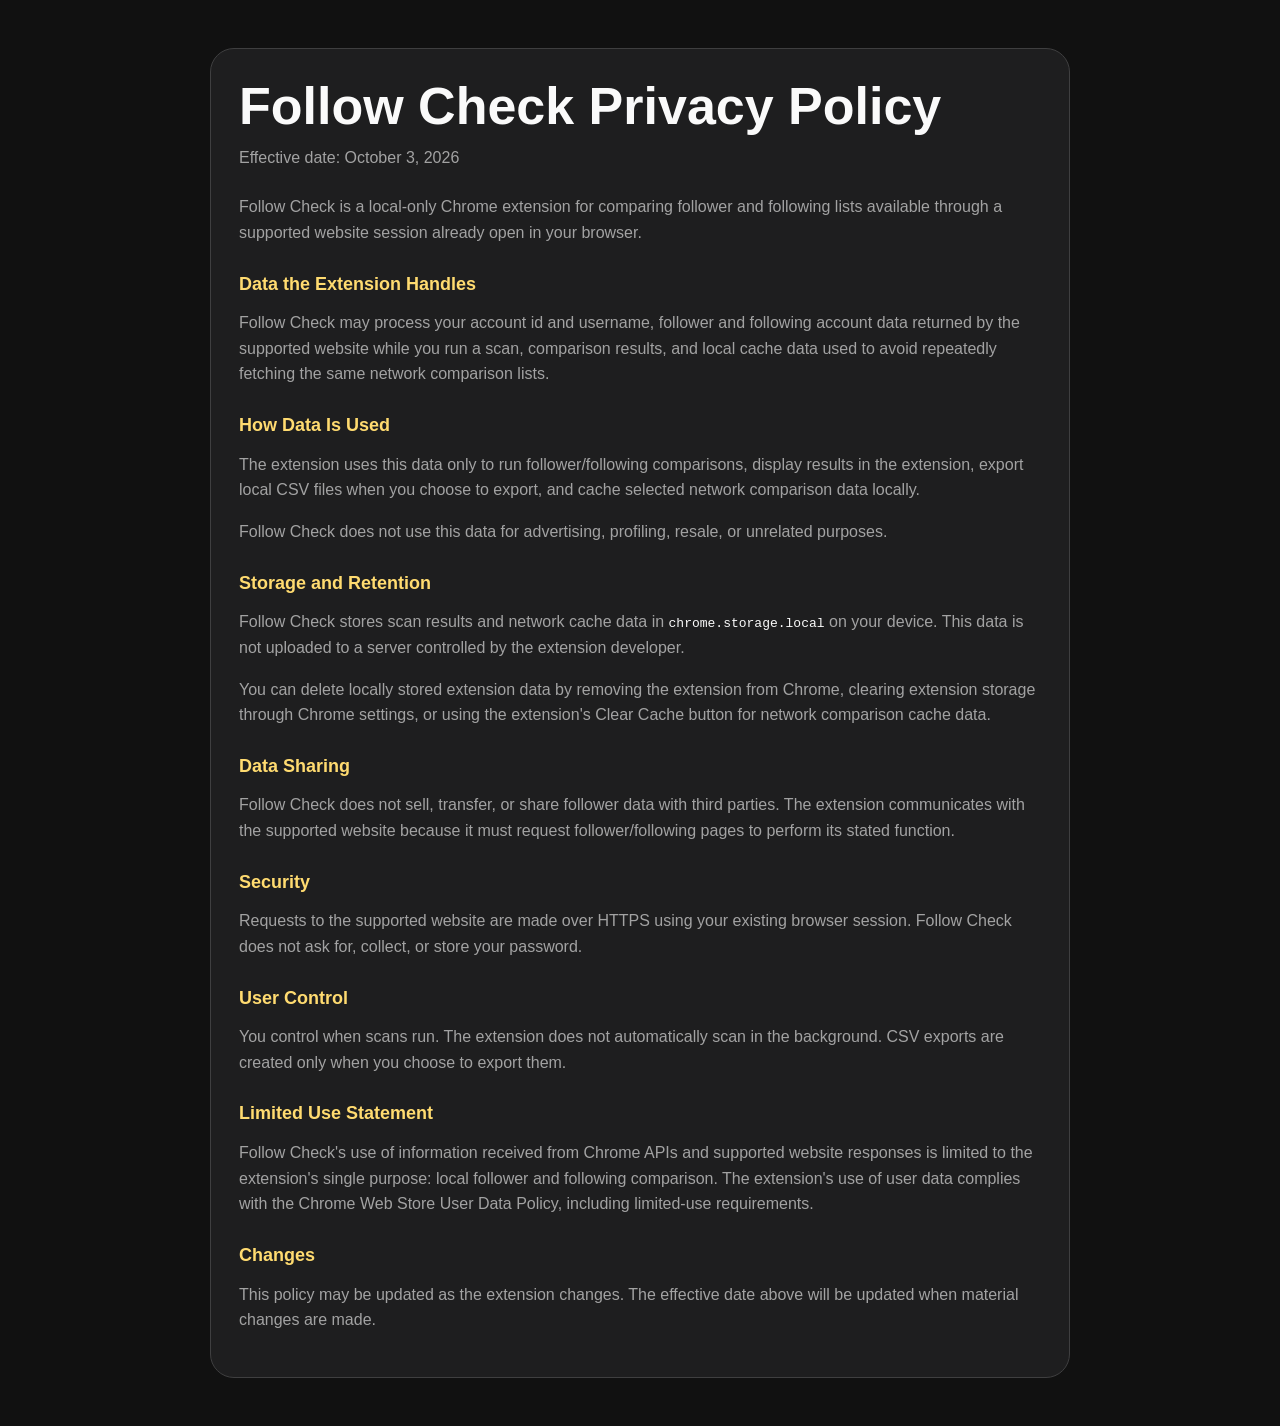
<file: index.html>
<!doctype html>
<html lang="en">
  <head>
    <meta charset="utf-8">
    <meta name="viewport" content="width=device-width, initial-scale=1">
    <title>Follow Check Privacy Policy</title>
    <style>
      :root {
        color-scheme: dark;
        --bg: #111111;
        --panel: #1e1e1f;
        --ink: #fafafa;
        --muted: rgba(214, 214, 214, 0.72);
        --line: #3f3f40;
        --accent: #ffdb70;
      }

      * {
        box-sizing: border-box;
      }

      body {
        margin: 0;
        color: var(--ink);
        font-family: ui-sans-serif, "Segoe UI", sans-serif;
        line-height: 1.6;
        background: var(--bg);
      }

      main {
        width: min(860px, calc(100% - 32px));
        margin: 0 auto;
        padding: 48px 0;
      }

      article {
        padding: 28px;
        border: 1px solid var(--line);
        border-radius: 24px;
        background: var(--panel);
      }

      h1,
      h2 {
        line-height: 1.15;
      }

      h1 {
        margin: 0 0 8px;
        font-size: clamp(32px, 6vw, 52px);
      }

      h2 {
        margin: 28px 0 8px;
        color: var(--accent);
        font-size: 18px;
      }

      p,
      li {
        color: var(--muted);
      }

      .date {
        margin: 0 0 24px;
      }

      code {
        color: var(--ink);
      }
    </style>
  </head>
  <body>
    <main>
      <article>
        <h1>Follow Check Privacy Policy</h1>
        <p class="date">Effective date: October 3, 2026</p>

        <p>Follow Check is a local-only Chrome extension for comparing follower and following lists available through a supported website session already open in your browser.</p>

        <h2>Data the Extension Handles</h2>
        <p>Follow Check may process your account id and username, follower and following account data returned by the supported website while you run a scan, comparison results, and local cache data used to avoid repeatedly fetching the same network comparison lists.</p>

        <h2>How Data Is Used</h2>
        <p>The extension uses this data only to run follower/following comparisons, display results in the extension, export local CSV files when you choose to export, and cache selected network comparison data locally.</p>
        <p>Follow Check does not use this data for advertising, profiling, resale, or unrelated purposes.</p>

        <h2>Storage and Retention</h2>
        <p>Follow Check stores scan results and network cache data in <code>chrome.storage.local</code> on your device. This data is not uploaded to a server controlled by the extension developer.</p>
        <p>You can delete locally stored extension data by removing the extension from Chrome, clearing extension storage through Chrome settings, or using the extension's Clear Cache button for network comparison cache data.</p>

        <h2>Data Sharing</h2>
        <p>Follow Check does not sell, transfer, or share follower data with third parties. The extension communicates with the supported website because it must request follower/following pages to perform its stated function.</p>

        <h2>Security</h2>
        <p>Requests to the supported website are made over HTTPS using your existing browser session. Follow Check does not ask for, collect, or store your password.</p>

        <h2>User Control</h2>
        <p>You control when scans run. The extension does not automatically scan in the background. CSV exports are created only when you choose to export them.</p>

        <h2>Limited Use Statement</h2>
        <p>Follow Check's use of information received from Chrome APIs and supported website responses is limited to the extension's single purpose: local follower and following comparison. The extension's use of user data complies with the Chrome Web Store User Data Policy, including limited-use requirements.</p>

        <h2>Changes</h2>
        <p>This policy may be updated as the extension changes. The effective date above will be updated when material changes are made.</p>
      </article>
    </main>
  </body>
</html>
</file>
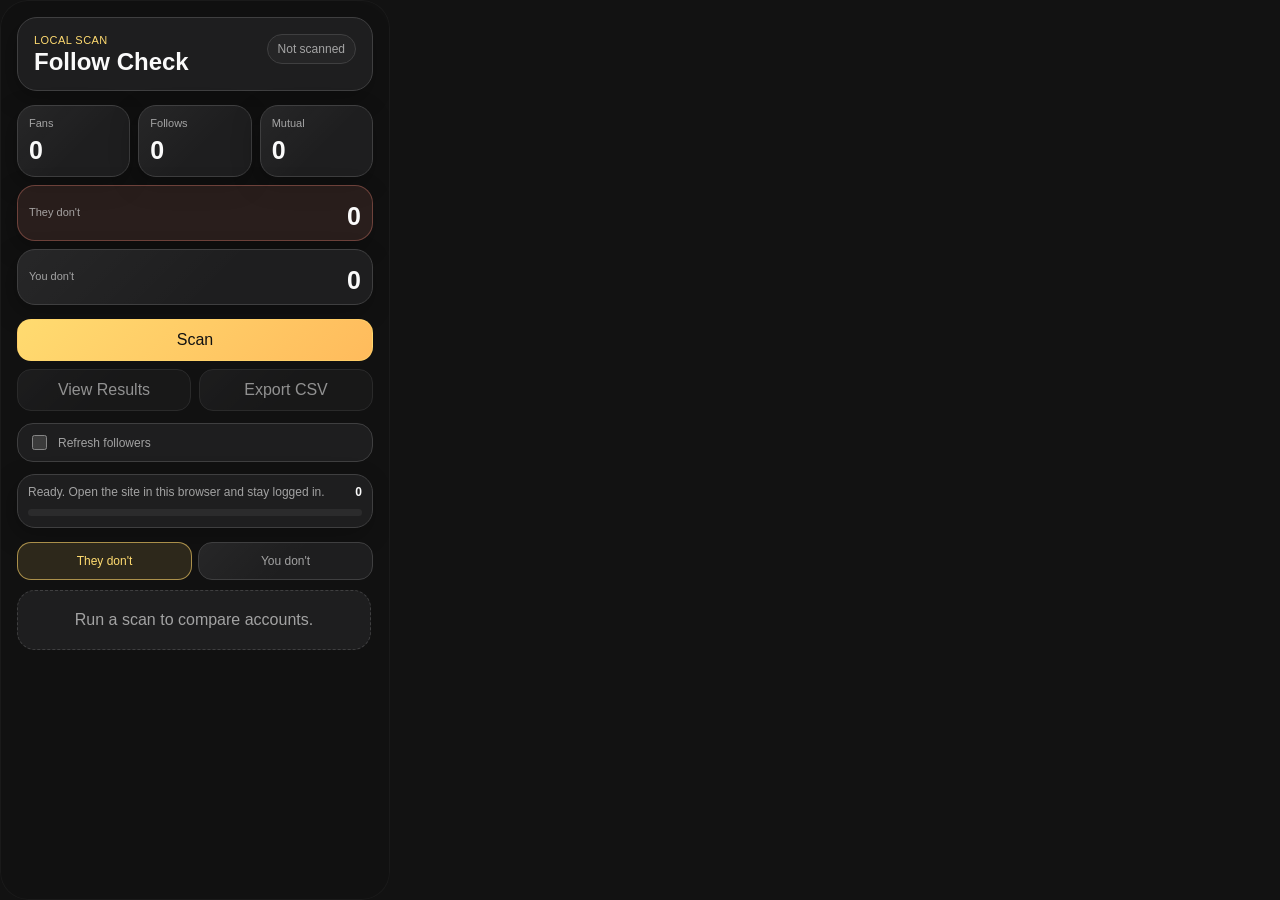
<file: popup.html>
<!doctype html>
<html lang="en">
  <head>
    <meta charset="utf-8">
    <meta name="viewport" content="width=device-width, initial-scale=1">
    <title>Follow Check</title>
    <link rel="stylesheet" href="popup.css">
  </head>
  <body>
    <main class="app-shell">
      <header class="header">
        <div>
          <p class="eyebrow">Local scan</p>
          <h1>Follow Check</h1>
        </div>
        <span id="accountBadge" class="account-badge">Not scanned</span>
      </header>

      <section class="stats-grid" aria-label="Scan summary">
        <article class="stat">
          <span class="stat-label">Fans</span>
          <strong id="followersCount">0</strong>
        </article>
        <article class="stat">
          <span class="stat-label">Follows</span>
          <strong id="followingCount">0</strong>
        </article>
        <article class="stat">
          <span class="stat-label">Mutual</span>
          <strong id="mutualCount">0</strong>
        </article>
        <article class="stat danger">
          <span class="stat-label">They don't</span>
          <strong id="notFollowingBackCount">0</strong>
        </article>
        <article class="stat">
          <span class="stat-label">You don't</span>
          <strong id="notFollowedBackCount">0</strong>
        </article>
      </section>

      <section class="controls" aria-label="Actions">
        <button id="scanButton" class="primary-button" type="button">Scan</button>
        <button id="viewResultsButton" type="button" disabled>View Results</button>
        <button id="exportButton" type="button" disabled>Export CSV</button>
      </section>

      <label class="scan-option">
        <input id="refreshFollowersInput" type="checkbox">
        <span>Refresh followers</span>
      </label>

      <section class="progress-panel" aria-live="polite">
        <div class="progress-row">
          <span id="statusText">Ready. Open the site in this browser and stay logged in.</span>
          <span id="progressCount">0</span>
        </div>
        <progress id="progressBar" max="100" value="0"></progress>
      </section>

      <nav class="tabs" aria-label="Result views">
        <button class="tab-button active" type="button" data-view="notFollowingBack">
          They don't
        </button>
        <button class="tab-button" type="button" data-view="notFollowedBack">
          You don't
        </button>
      </nav>

      <section id="resultsList" class="results-list" aria-label="Scan results">
        <p class="empty-state">Run a scan to compare accounts.</p>
      </section>
    </main>

    <template id="resultItemTemplate">
      <article class="result-item">
        <div class="avatar" aria-hidden="true"></div>
        <div class="person">
          <strong class="username"></strong>
          <span class="full-name"></span>
        </div>
        <button class="profile-button" type="button">Open</button>
      </article>
    </template>

    <script type="module" src="popup.js"></script>
  </body>
</html>
</file>
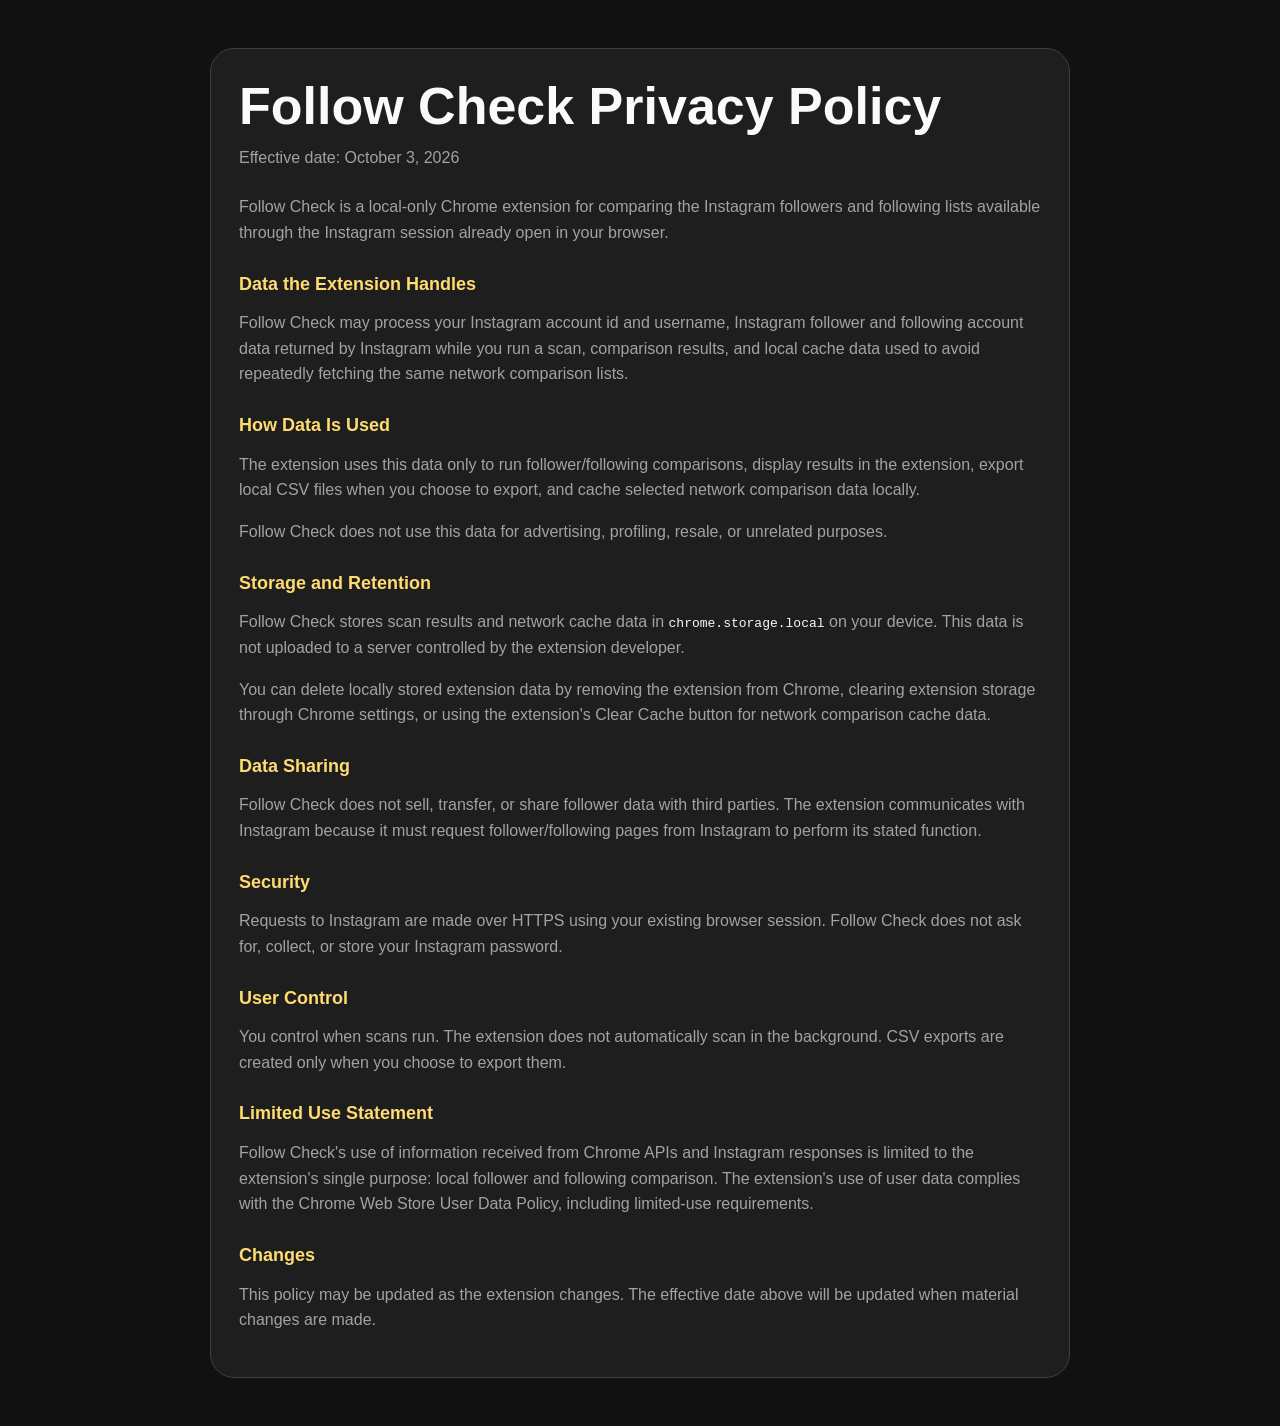
<file: privacy.html>
<!doctype html>
<html lang="en">
  <head>
    <meta charset="utf-8">
    <meta name="viewport" content="width=device-width, initial-scale=1">
    <title>Follow Check Privacy Policy</title>
    <style>
      :root {
        color-scheme: dark;
        --bg: #111111;
        --panel: #1e1e1f;
        --ink: #fafafa;
        --muted: rgba(214, 214, 214, 0.72);
        --line: #3f3f40;
        --accent: #ffdb70;
      }

      * {
        box-sizing: border-box;
      }

      body {
        margin: 0;
        color: var(--ink);
        font-family: ui-sans-serif, "Segoe UI", sans-serif;
        line-height: 1.6;
        background: var(--bg);
      }

      main {
        width: min(860px, calc(100% - 32px));
        margin: 0 auto;
        padding: 48px 0;
      }

      article {
        padding: 28px;
        border: 1px solid var(--line);
        border-radius: 24px;
        background: var(--panel);
      }

      h1,
      h2 {
        line-height: 1.15;
      }

      h1 {
        margin: 0 0 8px;
        font-size: clamp(32px, 6vw, 52px);
      }

      h2 {
        margin: 28px 0 8px;
        color: var(--accent);
        font-size: 18px;
      }

      p,
      li {
        color: var(--muted);
      }

      .date {
        margin: 0 0 24px;
      }

      code {
        color: var(--ink);
      }
    </style>
  </head>
  <body>
    <main>
      <article>
        <h1>Follow Check Privacy Policy</h1>
        <p class="date">Effective date: October 3, 2026</p>

        <p>Follow Check is a local-only Chrome extension for comparing the Instagram followers and following lists available through the Instagram session already open in your browser.</p>

        <h2>Data the Extension Handles</h2>
        <p>Follow Check may process your Instagram account id and username, Instagram follower and following account data returned by Instagram while you run a scan, comparison results, and local cache data used to avoid repeatedly fetching the same network comparison lists.</p>

        <h2>How Data Is Used</h2>
        <p>The extension uses this data only to run follower/following comparisons, display results in the extension, export local CSV files when you choose to export, and cache selected network comparison data locally.</p>
        <p>Follow Check does not use this data for advertising, profiling, resale, or unrelated purposes.</p>

        <h2>Storage and Retention</h2>
        <p>Follow Check stores scan results and network cache data in <code>chrome.storage.local</code> on your device. This data is not uploaded to a server controlled by the extension developer.</p>
        <p>You can delete locally stored extension data by removing the extension from Chrome, clearing extension storage through Chrome settings, or using the extension's Clear Cache button for network comparison cache data.</p>

        <h2>Data Sharing</h2>
        <p>Follow Check does not sell, transfer, or share follower data with third parties. The extension communicates with Instagram because it must request follower/following pages from Instagram to perform its stated function.</p>

        <h2>Security</h2>
        <p>Requests to Instagram are made over HTTPS using your existing browser session. Follow Check does not ask for, collect, or store your Instagram password.</p>

        <h2>User Control</h2>
        <p>You control when scans run. The extension does not automatically scan in the background. CSV exports are created only when you choose to export them.</p>

        <h2>Limited Use Statement</h2>
        <p>Follow Check's use of information received from Chrome APIs and Instagram responses is limited to the extension's single purpose: local follower and following comparison. The extension's use of user data complies with the Chrome Web Store User Data Policy, including limited-use requirements.</p>

        <h2>Changes</h2>
        <p>This policy may be updated as the extension changes. The effective date above will be updated when material changes are made.</p>
      </article>
    </main>
  </body>
</html>
</file>
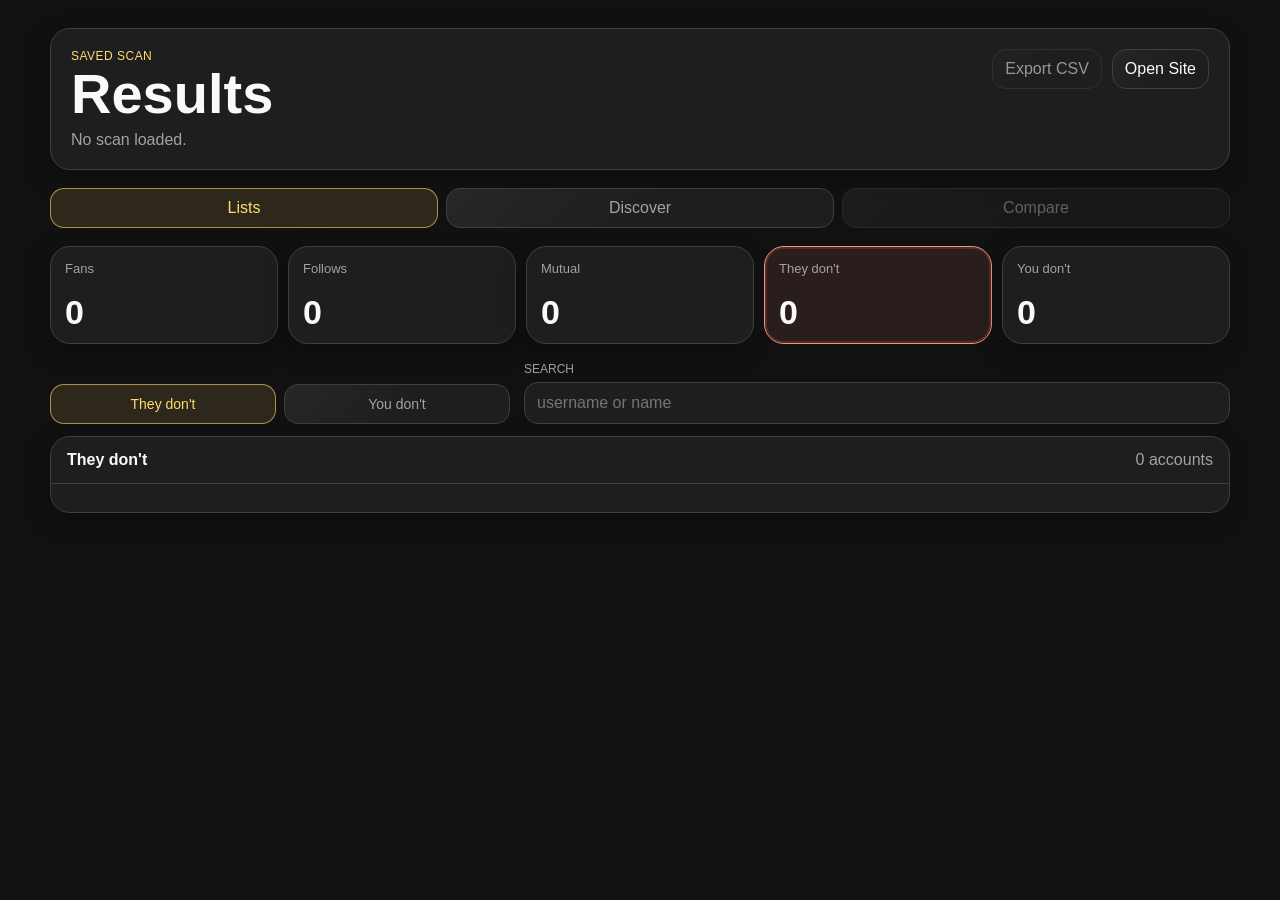
<file: results.html>
<!doctype html>
<html lang="en">
  <head>
    <meta charset="utf-8">
    <meta name="viewport" content="width=device-width, initial-scale=1">
    <title>Follow Check Results</title>
    <link rel="stylesheet" href="results.css">
  </head>
  <body>
    <main class="page-shell">
      <header class="topbar">
        <div>
          <p class="eyebrow">Saved scan</p>
          <h1>Results</h1>
          <p id="scanMeta" class="scan-meta">No scan loaded.</p>
        </div>
        <div class="topbar-actions">
          <button id="exportButton" type="button" disabled>Export CSV</button>
          <button id="openSiteButton" type="button">Open Site</button>
        </div>
      </header>

      <nav class="mode-tabs" aria-label="Main views">
        <button class="mode-button active" type="button" data-mode="followers">Lists</button>
        <button class="mode-button" type="button" data-mode="discover">Discover</button>
        <button class="mode-button" type="button" data-mode="compare" disabled>Compare</button>
      </nav>

      <section id="followersView" class="view active">
      <section class="stats-grid" aria-label="Scan summary">
        <button class="stat stat-button" type="button" data-followers-view="followers">
          <span>Fans</span>
          <strong id="followersCount">0</strong>
        </button>
        <button class="stat stat-button" type="button" data-followers-view="following">
          <span>Follows</span>
          <strong id="followingCount">0</strong>
        </button>
        <button class="stat stat-button" type="button" data-followers-view="mutual">
          <span>Mutual</span>
          <strong id="mutualCount">0</strong>
        </button>
        <button class="stat stat-button danger active" type="button" data-followers-view="notFollowingBack">
          <span>They don't</span>
          <strong id="notFollowingBackCount">0</strong>
        </button>
        <button class="stat stat-button" type="button" data-followers-view="notFollowedBack">
          <span>You don't</span>
          <strong id="notFollowedBackCount">0</strong>
        </button>
      </section>

      <section class="toolbar" aria-label="Result tools">
        <nav class="tabs" aria-label="Result views">
          <button class="tab-button active" type="button" data-view="notFollowingBack">
            They don't
          </button>
          <button class="tab-button" type="button" data-view="notFollowedBack">
            You don't
          </button>
        </nav>
        <label class="search-field">
          <span>Search</span>
          <input id="searchInput" type="search" placeholder="username or name">
        </label>
      </section>

      <section class="list-panel">
        <div class="list-header">
          <strong id="listTitle">They don't</strong>
          <span id="resultCount">0 accounts</span>
        </div>
        <div id="resultsList" class="results-list" aria-label="Accounts"></div>
      </section>
      </section>

      <section id="discoverView" class="view">
        <section class="discover-panel">
          <div>
            <p class="eyebrow">Discover</p>
            <h2>Friend finds</h2>
          </div>
          <form id="discoverForm" class="discover-form">
            <div class="suggestion-field">
              <label class="search-field" for="discoverUsernameInput">
                <span>Username</span>
                <input id="discoverUsernameInput" type="text" placeholder="john or @john" autocomplete="off">
              </label>
              <div id="discoverSuggestions" class="suggestions-list" role="listbox" aria-label="People you follow"></div>
            </div>
            <button id="discoverCompareButton" class="primary-button" type="submit">Compare</button>
          </form>
          <div class="discover-progress" aria-live="polite">
            <span id="discoverStatusText">Run Scan first, then compare.</span>
            <strong id="discoverProgressCount">0</strong>
          </div>
        </section>

        <section class="stats-grid discover-stats" aria-label="Discovery summary">
          <button class="stat stat-button" type="button" data-discover-view="targetFollowing">
            <span>Their list</span>
            <strong id="targetFollowingCount">0</strong>
          </button>
          <button class="stat stat-button danger active" type="button" data-discover-view="targetOnly">
            <span>Missing</span>
            <strong id="targetOnlyCount">0</strong>
          </button>
          <button class="stat stat-button" type="button" data-discover-view="bothFollow">
            <span>Shared</span>
            <strong id="bothFollowCount">0</strong>
          </button>
          <button class="stat stat-button" type="button" data-discover-view="bothFollow">
            <span>Overlap</span>
            <strong id="overlapPercent">0%</strong>
          </button>
        </section>

        <section class="list-panel">
          <div class="list-header">
            <strong id="discoverListTitle">Missing</strong>
            <span id="discoverResultCount">0 accounts</span>
          </div>
          <div id="discoverResultsList" class="results-list" aria-label="Discovery accounts"></div>
        </section>

        <section class="network-panel">
          <div>
            <p class="eyebrow">Network</p>
            <h2>Group overlap</h2>
          </div>
          <form id="networkForm" class="discover-form">
            <div class="suggestion-field">
              <label class="search-field" for="networkUsernameInput">
                <span>Add</span>
                <input id="networkUsernameInput" type="text" placeholder="john, sarah, mike" autocomplete="off">
              </label>
              <div id="networkSuggestions" class="suggestions-list" role="listbox" aria-label="People you follow"></div>
            </div>
            <button id="networkAddButton" type="submit">Add</button>
          </form>
          <div id="networkSelectedList" class="selected-list" aria-label="Selected accounts"></div>
          <div class="network-actions">
            <button id="networkScanButton" class="primary-button" type="button">Scan Group</button>
            <button id="networkClearCacheButton" type="button">Clear Cache</button>
            <label class="toggle-control">
              <input id="networkIncludeSelfInput" type="checkbox">
              <span>Include me</span>
            </label>
            <span id="networkStatusText">Add 2+ accounts.</span>
          </div>
        </section>

        <section class="stats-grid discover-stats" aria-label="Network summary">
          <button class="stat stat-button active" type="button" data-network-view="allIncludedFollow">
            <span id="networkAllLabel">All share</span>
            <strong id="networkAllCount">0</strong>
          </button>
          <button class="stat stat-button danger" type="button" data-network-view="notMine" hidden>
            <span>Not mine</span>
            <strong id="networkSeveralIDontCount">0</strong>
          </button>
          <button class="stat stat-button" type="button" data-network-view="uniqueFollows">
            <span>Unique</span>
            <strong id="networkUniqueCount">0</strong>
          </button>
        </section>

        <section class="list-panel">
          <div class="list-header">
            <strong id="networkListTitle">All share</strong>
            <span id="networkResultCount">0 accounts</span>
          </div>
          <div id="networkResultsList" class="results-list" aria-label="Network accounts"></div>
        </section>
      </section>
    </main>

    <template id="resultItemTemplate">
      <article class="result-item">
        <div class="avatar" aria-hidden="true"></div>
        <div class="person">
          <strong class="username"></strong>
          <span class="full-name"></span>
        </div>
        <button class="profile-button" type="button">Open Profile</button>
      </article>
    </template>

    <script type="module" src="results.js"></script>
  </body>
</html>
</file>
<file: popup.css>
:root {
  color-scheme: dark;
  --bg: #111111;
  --panel: #1e1e1f;
  --panel-soft: #202022;
  --surface: #2b2b2c;
  --surface-strong: #252526;
  --ink: #fafafa;
  --muted: rgba(214, 214, 214, 0.72);
  --line: #3f3f40;
  --accent: #ffd66b;
  --accent-strong: #ffdb70;
  --accent-bg: rgba(255, 214, 107, 0.12);
  --danger: #ff8f7c;
  --danger-bg: rgba(255, 143, 124, 0.1);
  --shadow: -4px 8px 24px rgba(0, 0, 0, 0.25);
}

* {
  box-sizing: border-box;
}

html {
  overflow-y: auto;
  background: transparent;
  scrollbar-width: none;
}

html::-webkit-scrollbar,
body::-webkit-scrollbar {
  display: none;
}

body {
  width: 390px;
  min-height: 560px;
  margin: 0;
  color: var(--ink);
  font-family: "Poppins", ui-sans-serif, "Segoe UI", sans-serif;
  background: transparent;
  border-radius: 28px;
  overflow-y: auto;
  scrollbar-width: none;
}

button {
  border: 1px solid var(--line);
  border-radius: 14px;
  color: var(--ink);
  background:
    linear-gradient(135deg, rgba(255, 255, 255, 0.04), transparent 54%),
    var(--panel);
  font: inherit;
  cursor: pointer;
  transition:
    border-color 180ms ease,
    color 180ms ease,
    background 180ms ease,
    transform 180ms ease;
}

button:hover,
button:focus-visible {
  border-color: rgba(255, 214, 107, 0.72);
  color: var(--accent-strong);
}

button:disabled {
  cursor: not-allowed;
  opacity: 0.55;
}

.app-shell {
  padding: 16px;
  min-height: 100vh;
  border: 1px solid rgba(255, 255, 255, 0.04);
  border-radius: 28px;
  background: var(--bg);
  overflow: hidden;
}

.header {
  display: flex;
  align-items: flex-start;
  justify-content: space-between;
  gap: 12px;
  margin-bottom: 14px;
  padding: 16px;
  border: 1px solid var(--line);
  border-radius: 20px;
  background: var(--panel);
  box-shadow: var(--shadow);
}

.eyebrow {
  margin: 0 0 3px;
  color: var(--accent-strong);
  font-size: 11px;
  font-weight: 500;
  letter-spacing: 0.04em;
  text-transform: uppercase;
}

h1 {
  margin: 0;
  max-width: 220px;
  font-size: 24px;
  font-weight: 600;
  line-height: 1.05;
  letter-spacing: 0;
}

.account-badge {
  max-width: 130px;
  padding: 7px 10px;
  border: 1px solid var(--line);
  border-radius: 999px;
  color: var(--muted);
  background: var(--surface-strong);
  font-size: 12px;
  overflow: hidden;
  text-overflow: ellipsis;
  white-space: nowrap;
}

.stats-grid {
  display: grid;
  grid-template-columns: repeat(3, 1fr);
  gap: 8px;
  margin-bottom: 14px;
}

.stat {
  min-height: 72px;
  padding: 11px;
  border: 1px solid var(--line);
  border-radius: 18px;
  background:
    linear-gradient(135deg, rgba(255, 255, 255, 0.04), transparent 58%),
    var(--panel);
  box-shadow: var(--shadow);
}

.stat:nth-child(4),
.stat:nth-child(5) {
  grid-column: span 3;
  display: flex;
  align-items: center;
  justify-content: space-between;
  min-height: 54px;
}

.stat.danger {
  border-color: rgba(255, 143, 124, 0.32);
  background: var(--danger-bg);
}

.stat-label {
  display: block;
  color: var(--muted);
  font-size: 11px;
  line-height: 1.25;
  font-weight: 500;
}

.stat strong {
  display: block;
  margin-top: 7px;
  color: var(--ink);
  font-size: 25px;
  font-weight: 600;
  line-height: 1;
}

.controls {
  display: grid;
  grid-template-columns: 1fr 1fr;
  gap: 8px;
  margin-bottom: 12px;
}

.controls .primary-button {
  grid-column: span 2;
}

.controls button {
  min-height: 42px;
  padding: 9px 11px;
  font-weight: 500;
}

.primary-button {
  border-color: rgba(255, 214, 107, 0.6);
  color: #111111;
  background: linear-gradient(135deg, #ffdb70, #ffbb5c);
}

.scan-option {
  display: flex;
  align-items: center;
  gap: 8px;
  margin: 0 0 12px;
  padding: 8px 10px;
  border: 1px solid var(--line);
  border-radius: 16px;
  color: var(--muted);
  background: var(--panel);
  font-size: 12px;
  font-weight: 500;
}

.scan-option input {
  width: 15px;
  height: 15px;
  accent-color: var(--accent);
}

.progress-panel {
  padding: 10px;
  border: 1px solid var(--line);
  border-radius: 18px;
  background: var(--panel);
  box-shadow: var(--shadow);
}

.progress-row {
  display: flex;
  justify-content: space-between;
  gap: 12px;
  color: var(--muted);
  font-size: 12px;
}

#statusText {
  min-width: 0;
}

#progressCount {
  flex: 0 0 auto;
  color: var(--ink);
  font-weight: 600;
}

progress {
  width: 100%;
  height: 7px;
  margin-top: 9px;
  overflow: hidden;
  border: 0;
  border-radius: 999px;
  background: var(--surface);
}

progress::-webkit-progress-bar {
  background: var(--surface);
}

progress::-webkit-progress-value {
  background: linear-gradient(90deg, #ffdb70, #ffbb5c);
}

.tabs {
  display: grid;
  grid-template-columns: 1fr 1fr;
  gap: 6px;
  margin: 14px 0 10px;
}

.tab-button {
  min-height: 38px;
  padding: 8px;
  color: var(--muted);
  font-size: 12px;
  font-weight: 500;
}

.tab-button.active {
  border-color: rgba(255, 214, 107, 0.6);
  color: var(--accent-strong);
  background: var(--accent-bg);
}

.results-list {
  display: grid;
  gap: 8px;
  max-height: 220px;
  overflow: auto;
  padding-right: 2px;
  scrollbar-width: none;
}

.results-list::-webkit-scrollbar {
  display: none;
}

.empty-state {
  margin: 0;
  padding: 20px 12px;
  border: 1px dashed var(--line);
  border-radius: 18px;
  color: var(--muted);
  text-align: center;
  background: var(--panel);
}

.result-item {
  display: grid;
  grid-template-columns: 38px minmax(0, 1fr) auto;
  align-items: center;
  gap: 10px;
  padding: 9px;
  border: 1px solid var(--line);
  border-radius: 18px;
  background: var(--panel);
  box-shadow: var(--shadow);
}

.avatar {
  width: 38px;
  height: 38px;
  border: 1px solid var(--line);
  border-radius: 12px;
  background:
    linear-gradient(135deg, rgba(255, 214, 107, 0.24), rgba(255, 187, 92, 0.08)),
    var(--surface);
}

.person {
  min-width: 0;
}

.username,
.full-name {
  display: block;
  overflow: hidden;
  text-overflow: ellipsis;
  white-space: nowrap;
}

.username {
  font-size: 13px;
}

.full-name {
  margin-top: 2px;
  color: var(--muted);
  font-size: 12px;
}

.profile-button {
  min-width: 58px;
  min-height: 32px;
  padding: 6px 9px;
  font-size: 12px;
  font-weight: 500;
}
</file>
<file: results.css>
:root {
  color-scheme: dark;
  --bg: #111111;
  --panel: #1e1e1f;
  --panel-soft: #202022;
  --surface: #2b2b2c;
  --surface-strong: #252526;
  --ink: #fafafa;
  --muted: rgba(214, 214, 214, 0.72);
  --line: #3f3f40;
  --accent: #ffd66b;
  --accent-strong: #ffdb70;
  --accent-bg: rgba(255, 214, 107, 0.12);
  --danger: #ff8f7c;
  --danger-bg: rgba(255, 143, 124, 0.1);
  --shadow: -4px 8px 24px rgba(0, 0, 0, 0.25);
}

* {
  box-sizing: border-box;
}

body {
  margin: 0;
  color: var(--ink);
  font-family: "Poppins", ui-sans-serif, "Segoe UI", sans-serif;
  background: var(--bg);
}

button,
input {
  font: inherit;
}

button {
  min-height: 40px;
  border: 1px solid var(--line);
  border-radius: 14px;
  color: var(--ink);
  background:
    linear-gradient(135deg, rgba(255, 255, 255, 0.04), transparent 54%),
    var(--panel);
  cursor: pointer;
  transition:
    border-color 180ms ease,
    color 180ms ease,
    background 180ms ease,
    transform 180ms ease;
}

button:hover,
button:focus-visible {
  border-color: rgba(255, 214, 107, 0.72);
  color: var(--accent-strong);
}

button:disabled {
  cursor: not-allowed;
  opacity: 0.55;
}

.page-shell {
  width: min(1180px, calc(100% - 32px));
  margin: 0 auto;
  padding: 28px 0;
}

.topbar {
  display: flex;
  justify-content: space-between;
  gap: 24px;
  align-items: flex-start;
  margin-bottom: 18px;
  padding: 20px;
  border: 1px solid var(--line);
  border-radius: 20px;
  background: var(--panel);
  box-shadow: var(--shadow);
}

.eyebrow {
  margin: 0 0 4px;
  color: var(--accent-strong);
  font-size: 12px;
  font-weight: 500;
  letter-spacing: 0.04em;
  text-transform: uppercase;
}

h1 {
  margin: 0;
  font-size: clamp(34px, 5vw, 56px);
  font-weight: 600;
  line-height: 0.96;
  letter-spacing: 0;
}

.scan-meta {
  margin: 10px 0 0;
  color: var(--muted);
}

.topbar-actions {
  display: flex;
  gap: 10px;
  flex-wrap: wrap;
  justify-content: flex-end;
}

.topbar-actions button,
.profile-button {
  padding: 8px 12px;
  font-weight: 500;
}

.primary-button {
  border-color: rgba(255, 214, 107, 0.6);
  color: #111111;
  background: linear-gradient(135deg, #ffdb70, #ffbb5c);
}

.mode-tabs {
  display: grid;
  grid-template-columns: repeat(3, minmax(120px, 1fr));
  gap: 8px;
  margin-bottom: 18px;
}

.mode-button {
  padding: 9px 12px;
  color: var(--muted);
  font-weight: 500;
}

.mode-button.active {
  border-color: rgba(255, 214, 107, 0.6);
  color: var(--accent-strong);
  background: var(--accent-bg);
}

.view {
  display: none;
}

.view.active {
  display: block;
}

.stats-grid {
  display: grid;
  grid-template-columns: repeat(5, minmax(130px, 1fr));
  gap: 10px;
  margin-bottom: 18px;
}

.stat,
.list-panel {
  border: 1px solid var(--line);
  border-radius: 20px;
  background: var(--panel);
  box-shadow: var(--shadow);
}

.stat {
  min-height: 94px;
  padding: 14px;
  text-align: left;
}

.stat.danger {
  border-color: rgba(255, 143, 124, 0.32);
  color: var(--ink);
  background: var(--danger-bg);
}

.stat-button {
  width: 100%;
  transition:
    border-color 160ms ease,
    background 160ms ease,
    transform 160ms ease;
}

.stat-button:hover,
.stat-button:focus-visible {
  border-color: rgba(255, 214, 107, 0.72);
  background: var(--accent-bg);
  transform: translateY(-1px);
}

.stat-button.active {
  border-color: rgba(255, 214, 107, 0.6);
  background: var(--accent-bg);
  box-shadow: 0 0 0 2px rgba(255, 214, 107, 0.14) inset;
}

.stat-button.danger.active {
  border-color: var(--danger);
  background: var(--danger-bg);
  box-shadow: 0 0 0 2px rgba(255, 143, 124, 0.15) inset;
}

.stat span {
  display: block;
  min-height: 34px;
  color: var(--muted);
  font-size: 13px;
  font-weight: 500;
}

.stat strong {
  display: block;
  font-size: 34px;
  font-weight: 600;
  line-height: 1;
}

.toolbar {
  display: grid;
  grid-template-columns: minmax(300px, 460px) minmax(240px, 1fr);
  gap: 14px;
  align-items: end;
  margin-bottom: 12px;
}

.tabs {
  display: grid;
  grid-template-columns: 1fr 1fr;
  gap: 8px;
}

.tab-button {
  padding: 9px 12px;
  color: var(--muted);
  font-size: 14px;
  font-weight: 500;
}

.tab-button.active {
  border-color: rgba(255, 214, 107, 0.6);
  color: var(--accent-strong);
  background: var(--accent-bg);
}

.search-field {
  display: grid;
  gap: 6px;
}

.search-field span {
  color: var(--muted);
  font-size: 12px;
  font-weight: 500;
  text-transform: uppercase;
}

.search-field input {
  width: 100%;
  min-height: 42px;
  padding: 9px 12px;
  border: 1px solid var(--line);
  border-radius: 14px;
  color: var(--ink);
  background: var(--panel);
}

.discover-panel {
  display: grid;
  grid-template-columns: minmax(260px, 1fr) minmax(360px, 1.3fr);
  gap: 18px;
  align-items: end;
  margin-bottom: 14px;
  padding: 16px;
  border: 1px solid var(--line);
  border-radius: 20px;
  background: var(--panel);
  box-shadow: var(--shadow);
}

.network-panel {
  display: grid;
  grid-template-columns: minmax(260px, 1fr) minmax(360px, 1.3fr);
  gap: 18px;
  align-items: end;
  margin: 18px 0 14px;
  padding: 16px;
  border: 1px solid var(--line);
  border-radius: 20px;
  background: var(--panel);
  box-shadow: var(--shadow);
}

.network-panel h2 {
  margin: 0;
  font-size: 30px;
  font-weight: 600;
  line-height: 1;
  letter-spacing: 0;
}

.discover-panel h2 {
  margin: 0;
  font-size: 30px;
  font-weight: 600;
  line-height: 1;
  letter-spacing: 0;
}

.discover-form {
  display: grid;
  grid-template-columns: minmax(180px, 1fr) auto;
  gap: 10px;
  align-items: end;
}

.suggestion-field {
  position: relative;
}

.suggestions-list {
  position: absolute;
  z-index: 10;
  top: calc(100% + 6px);
  left: 0;
  right: 0;
  display: none;
  max-height: 330px;
  overflow: auto;
  padding: 6px;
  border: 1px solid var(--line);
  border-radius: 16px;
  background: var(--panel);
  box-shadow: var(--shadow);
}

.suggestions-list.active {
  display: grid;
  gap: 4px;
}

.suggestion-option {
  display: grid;
  gap: 2px;
  width: 100%;
  min-height: 50px;
  padding: 8px 10px;
  border: 0;
  border-radius: 12px;
  text-align: left;
  background: transparent;
}

.suggestion-option:hover,
.suggestion-option:focus-visible {
  background: var(--accent-bg);
}

.suggestion-option strong,
.suggestion-option span {
  overflow: hidden;
  text-overflow: ellipsis;
  white-space: nowrap;
}

.suggestion-option span {
  color: var(--muted);
  font-size: 13px;
}

.discover-form button {
  padding: 9px 14px;
  font-weight: 500;
}

.discover-progress {
  grid-column: 1 / -1;
  display: flex;
  justify-content: space-between;
  gap: 16px;
  padding-top: 12px;
  border-top: 1px solid var(--line);
  color: var(--muted);
}

.discover-progress strong {
  color: var(--ink);
}

.selected-list {
  grid-column: 1 / -1;
  display: flex;
  flex-wrap: wrap;
  gap: 8px;
  min-height: 34px;
  padding-top: 12px;
  border-top: 1px solid var(--line);
}

.selected-empty {
  color: var(--muted);
  font-size: 13px;
}

.selected-chip {
  min-height: 32px;
  padding: 6px 10px;
  border-color: rgba(255, 214, 107, 0.6);
  color: var(--accent-strong);
  font-size: 13px;
  font-weight: 500;
  background: var(--accent-bg);
}

.network-actions {
  grid-column: 1 / -1;
  display: flex;
  align-items: center;
  flex-wrap: wrap;
  gap: 12px;
}

.network-actions button {
  padding: 9px 14px;
  font-weight: 500;
}

.network-actions span {
  color: var(--muted);
}

.toggle-control {
  display: inline-flex;
  align-items: center;
  gap: 8px;
  min-height: 40px;
  padding: 7px 10px;
  border: 1px solid var(--line);
  border-radius: 14px;
  background: var(--panel);
}

.toggle-control input {
  width: 16px;
  height: 16px;
  accent-color: var(--accent);
}

.toggle-control span {
  color: var(--ink);
  font-size: 13px;
  font-weight: 500;
}

.discover-stats {
  grid-template-columns: repeat(4, minmax(130px, 1fr));
}

.list-panel {
  overflow: hidden;
}

.list-header {
  display: flex;
  justify-content: space-between;
  gap: 16px;
  padding: 14px 16px;
  border-bottom: 1px solid var(--line);
}

.list-header span {
  color: var(--muted);
}

.results-list {
  display: grid;
  grid-template-columns: repeat(auto-fill, minmax(280px, 1fr));
  gap: 10px;
  padding: 14px;
}

.results-list,
.suggestions-list {
  scrollbar-width: none;
}

.results-list::-webkit-scrollbar,
.suggestions-list::-webkit-scrollbar {
  display: none;
}

.empty-state {
  grid-column: 1 / -1;
  margin: 0;
  padding: 32px 16px;
  border: 1px dashed var(--line);
  border-radius: 18px;
  color: var(--muted);
  text-align: center;
  background: var(--panel-soft);
}

.result-item {
  display: grid;
  grid-template-columns: 44px minmax(0, 1fr) auto;
  align-items: center;
  gap: 12px;
  padding: 11px;
  border: 1px solid var(--line);
  border-radius: 18px;
  background: var(--panel-soft);
}

.avatar {
  width: 44px;
  height: 44px;
  border: 1px solid var(--line);
  border-radius: 14px;
  background:
    linear-gradient(135deg, rgba(255, 214, 107, 0.24), rgba(255, 187, 92, 0.08)),
    var(--surface);
}

.person {
  min-width: 0;
}

.username,
.full-name {
  display: block;
  overflow: hidden;
  text-overflow: ellipsis;
  white-space: nowrap;
}

.full-name {
  margin-top: 3px;
  color: var(--muted);
  font-size: 13px;
}

@media (max-width: 760px) {
  .topbar,
  .toolbar,
  .discover-panel,
  .network-panel {
    grid-template-columns: 1fr;
    display: grid;
  }

  .topbar-actions {
    justify-content: stretch;
  }

  .topbar-actions button {
    flex: 1;
  }

  .stats-grid {
    grid-template-columns: repeat(2, 1fr);
  }

  .mode-tabs,
  .discover-form {
    grid-template-columns: 1fr;
  }

  .result-item {
    grid-template-columns: 44px minmax(0, 1fr);
  }

  .profile-button {
    grid-column: 1 / -1;
  }
}
</file>
